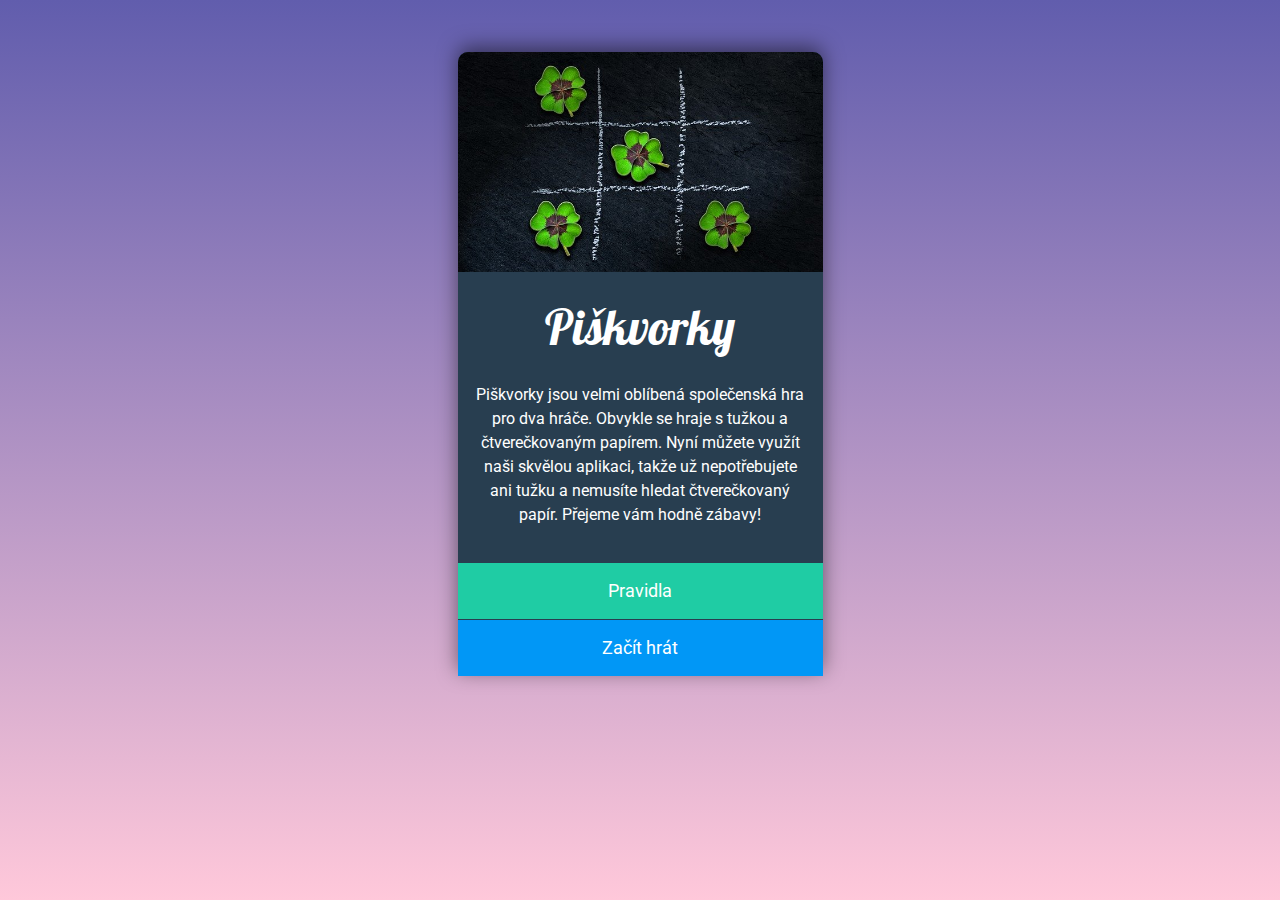
<file: index.html>
<!DOCTYPE html>
<html lang="cs">
  <head>
    <meta charset="UTF-8" />
    <meta http-equiv="X-UA-Compatible" content="IE=edge" />
    <meta name="viewport" content="width=device-width, initial-scale=1.0" />
    <title>Piškvorky</title>
    <link rel="stylesheet" type="text/css" href="styly.css" />
    <link rel="preconnect" href="https://fonts.gstatic.com" />
    <link
      href="https://fonts.googleapis.com/css2?family=Lobster&family=Roboto&display=swap"
      rel="stylesheet"
    />
  </head>
  <body>
    <main class="piskvorky">
      <section class="hlavicka">
        <img
          class="hlavicka__obrazek"
          src="uvodni.jpg"
          alt="Čtyřlístky na černém pozadí"
        />
      </section>

      <section class="informace">
        <h1 class="informace__nadpis">Piškvorky</h1>

        <p class="informace__text">
          Piškvorky jsou velmi oblíbená společenská hra pro dva hráče. Obvykle
          se hraje s tužkou a čtverečkovaným papírem. Nyní můžete využít naši
          skvělou aplikaci, takže už nepotřebujete ani tužku a nemusíte hledat
          čtverečkovaný papír. Přejeme vám hodně zábavy!
        </p>
      </section>

      <section class="piskvorky__tlacitko">
        <a class="piskvorky__tlacitko--zelene" href="pravidla.html">Pravidla</a>
        <a class="piskvorky__tlacitko--modre" href="hra.html">Začít hrát</a>
      </section>
    </main>
  </body>
</html>
</file>
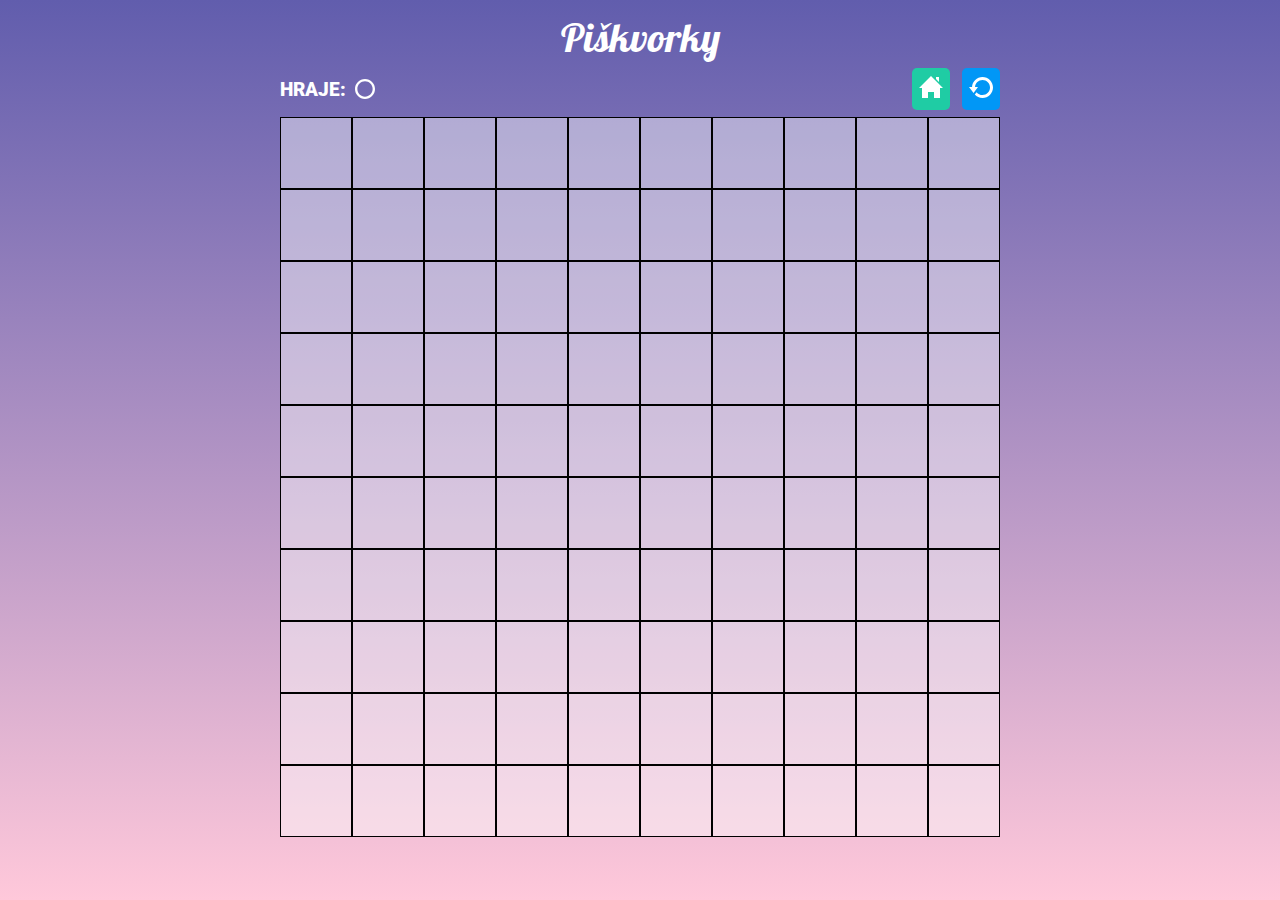
<file: hra.html>
<!DOCTYPE html>
<html lang="cs">
  <head>
    <meta charset="UTF-8" />
    <meta http-equiv="X-UA-Compatible" content="IE=edge" />
    <meta name="viewport" content="width=device-width, initial-scale=1.0" />
    <title>Hra</title>
    <link rel="stylesheet" type="text/css" href="styly.css" />
    <link rel="preconnect" href="https://fonts.gstatic.com" />
    <link
      href="https://fonts.googleapis.com/css2?family=Lobster&family=Roboto&display=swap"
      rel="stylesheet"
    />
  </head>
  <body>
    <main class="hra">
      <section class="hlavicka">
        <h1 class="hlavicka__nadpis">Piškvorky</h1>
        <section class="hlavicka__detail">
          <div class="hrac">
            <p class="hrac__text">HRAJE:</p>
            <img
              class="hrac__symbol"
              src="circle.svg"
              alt="symbol hráče na tahu"
            />
          </div>
          <div class="hra__tlacitko">
            <a class="hra__tlacitko--zelene" href="index.html"
              ><img src="home.svg" alt="Tlačítko domů"
            /></a>
            <a class="hra__tlacitko--modre" href="hra.html"
              ><img src="restart.svg" alt="Tlačítko pro novou hru"
            /></a>
          </div>
        </section>
      </section>
      <section class="herni-pole">
        <button class="btn btn--empty"></button
        ><button class="btn btn--empty"></button
        ><button class="btn btn--empty"></button
        ><button class="btn btn--empty"></button
        ><button class="btn btn--empty"></button
        ><button class="btn btn--empty"></button
        ><button class="btn btn--empty"></button
        ><button class="btn btn--empty"></button
        ><button class="btn btn--empty"></button
        ><button class="btn btn--empty"></button
        ><button class="btn btn--empty"></button
        ><button class="btn btn--empty"></button
        ><button class="btn btn--empty"></button
        ><button class="btn btn--empty"></button
        ><button class="btn btn--empty"></button
        ><button class="btn btn--empty"></button
        ><button class="btn btn--empty"></button
        ><button class="btn btn--empty"></button
        ><button class="btn btn--empty"></button
        ><button class="btn btn--empty"></button
        ><button class="btn btn--empty"></button
        ><button class="btn btn--empty"></button
        ><button class="btn btn--empty"></button
        ><button class="btn btn--empty"></button
        ><button class="btn btn--empty"></button
        ><button class="btn btn--empty"></button
        ><button class="btn btn--empty"></button
        ><button class="btn btn--empty"></button
        ><button class="btn btn--empty"></button
        ><button class="btn btn--empty"></button
        ><button class="btn btn--empty"></button
        ><button class="btn btn--empty"></button
        ><button class="btn btn--empty"></button
        ><button class="btn btn--empty"></button
        ><button class="btn btn--empty"></button
        ><button class="btn btn--empty"></button
        ><button class="btn btn--empty"></button
        ><button class="btn btn--empty"></button
        ><button class="btn btn--empty"></button
        ><button class="btn btn--empty"></button
        ><button class="btn btn--empty"></button
        ><button class="btn btn--empty"></button
        ><button class="btn btn--empty"></button
        ><button class="btn btn--empty"></button
        ><button class="btn btn--empty"></button
        ><button class="btn btn--empty"></button
        ><button class="btn btn--empty"></button
        ><button class="btn btn--empty"></button
        ><button class="btn btn--empty"></button
        ><button class="btn btn--empty"></button
        ><button class="btn btn--empty"></button
        ><button class="btn btn--empty"></button
        ><button class="btn btn--empty"></button
        ><button class="btn btn--empty"></button
        ><button class="btn btn--empty"></button
        ><button class="btn btn--empty"></button
        ><button class="btn btn--empty"></button
        ><button class="btn btn--empty"></button
        ><button class="btn btn--empty"></button
        ><button class="btn btn--empty"></button
        ><button class="btn btn--empty"></button
        ><button class="btn btn--empty"></button
        ><button class="btn btn--empty"></button
        ><button class="btn btn--empty"></button
        ><button class="btn btn--empty"></button
        ><button class="btn btn--empty"></button
        ><button class="btn btn--empty"></button
        ><button class="btn btn--empty"></button
        ><button class="btn btn--empty"></button
        ><button class="btn btn--empty"></button
        ><button class="btn btn--empty"></button
        ><button class="btn btn--empty"></button
        ><button class="btn btn--empty"></button
        ><button class="btn btn--empty"></button
        ><button class="btn btn--empty"></button
        ><button class="btn btn--empty"></button
        ><button class="btn btn--empty"></button
        ><button class="btn btn--empty"></button
        ><button class="btn btn--empty"></button
        ><button class="btn btn--empty"></button
        ><button class="btn btn--empty"></button
        ><button class="btn btn--empty"></button
        ><button class="btn btn--empty"></button
        ><button class="btn btn--empty"></button
        ><button class="btn btn--empty"></button
        ><button class="btn btn--empty"></button
        ><button class="btn btn--empty"></button
        ><button class="btn btn--empty"></button
        ><button class="btn btn--empty"></button
        ><button class="btn btn--empty"></button
        ><button class="btn btn--empty"></button
        ><button class="btn btn--empty"></button
        ><button class="btn btn--empty"></button
        ><button class="btn btn--empty"></button
        ><button class="btn btn--empty"></button
        ><button class="btn btn--empty"></button
        ><button class="btn btn--empty"></button
        ><button class="btn btn--empty"></button
        ><button class="btn btn--empty"></button
        ><button class="btn btn--empty"></button>
      </section>
    </main>
    <script src="script.js"></script>
  </body>
</html>
</file>
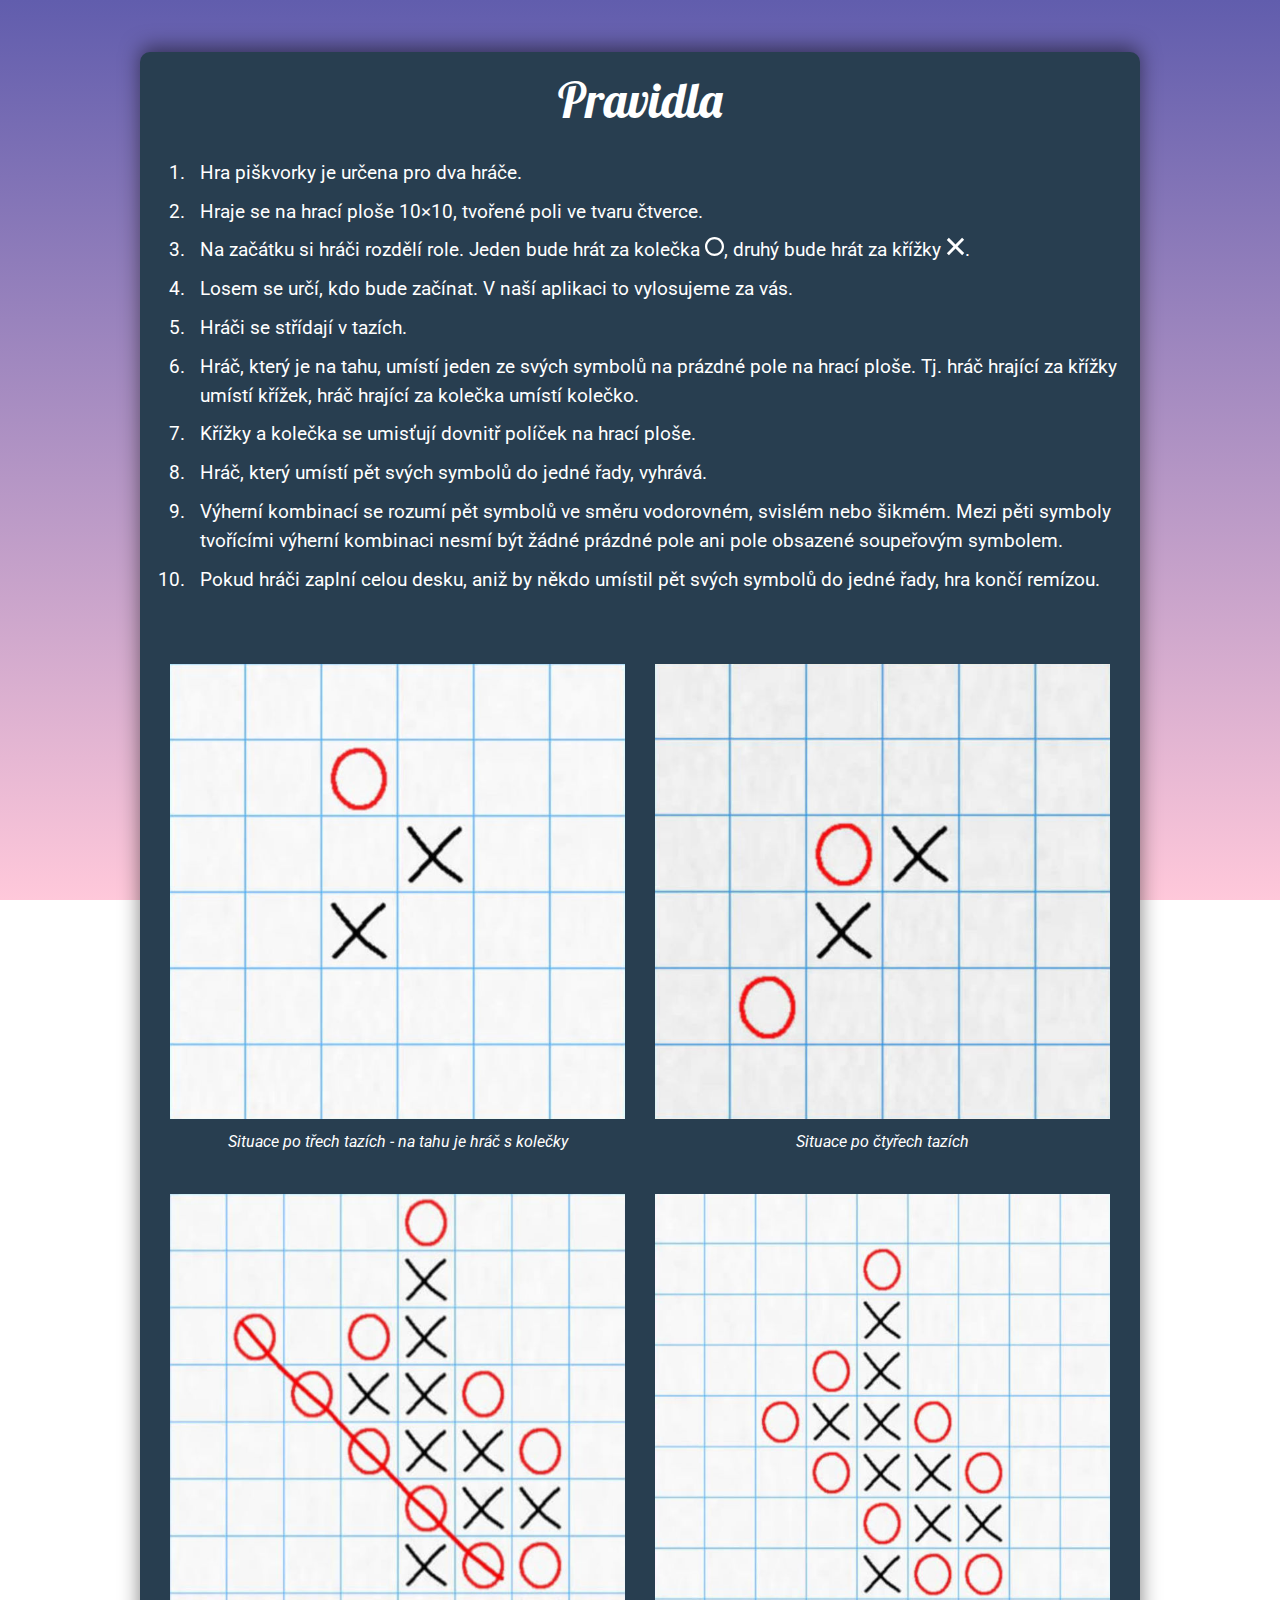
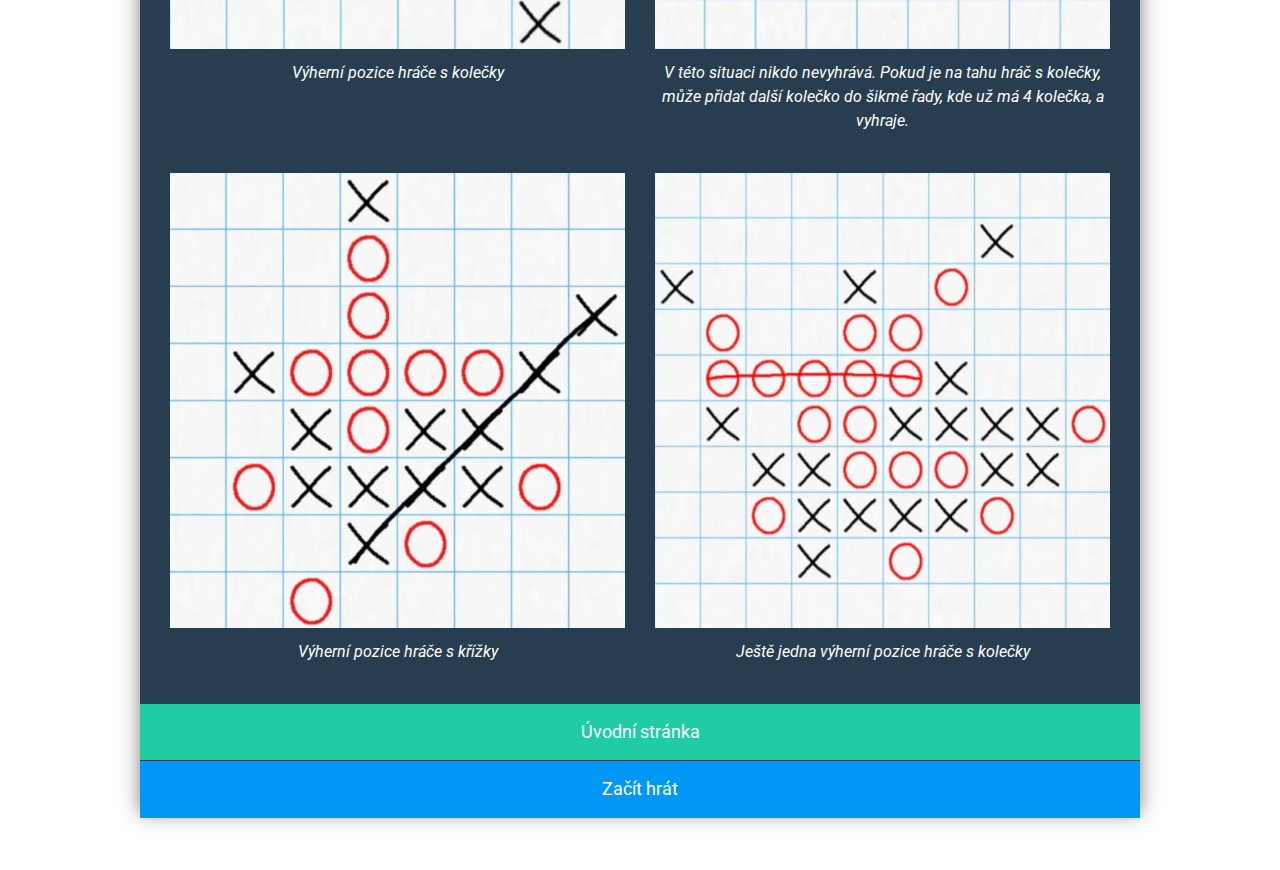
<file: pravidla.html>
<!DOCTYPE html>
<html lang="cs">
  <head>
    <meta charset="UTF-8" />
    <meta http-equiv="X-UA-Compatible" content="IE=edge" />
    <meta name="viewport" content="width=device-width, initial-scale=1.0" />
    <title>Pravidla</title>
    <link rel="stylesheet" type="text/css" href="styly.css" />
    <link rel="preconnect" href="https://fonts.gstatic.com" />
    <link
      href="https://fonts.googleapis.com/css2?family=Lobster&family=Roboto&display=swap"
      rel="stylesheet"
    />
  </head>
  <body>
    <main class="pravidla">
      <section class="prehled-pravidel">
        <h1 class="prehled-pravidel__nadpis">Pravidla</h1>
        <ol class="prehled-pravidel__text">
          <li>Hra piškvorky je určena pro dva hráče.</li>
          <li>Hraje se na hrací ploše 10×10, tvořené poli ve tvaru čtverce.</li>
          <li>
            Na začátku si hráči rozdělí role. Jeden bude hrát za kolečka
            <img
              class="prehled-pravidel__text--kolecko-bile"
              src="circle.svg"
              alt="kolečko"
            />, druhý bude hrát za křížky
            <img
              class="prehled-pravidel__text--krizek-bily"
              src="cross.svg"
              alt="křížek"
            />.
          </li>
          <li>
            Losem se určí, kdo bude začínat. V naší aplikaci to vylosujeme za
            vás.
          </li>
          <li>Hráči se střídají v tazích.</li>
          <li>
            Hráč, který je na tahu, umístí jeden ze svých symbolů na prázdné
            pole na hrací ploše. Tj. hráč hrající za křížky umístí křížek, hráč
            hrající za kolečka umístí kolečko.
          </li>
          <li>Křížky a kolečka se umisťují dovnitř políček na hrací ploše.</li>
          <li>Hráč, který umístí pět svých symbolů do jedné řady, vyhrává.</li>
          <li>
            Výherní kombinací se rozumí pět symbolů ve směru vodorovném, svislém
            nebo šikmém. Mezi pěti symboly tvořícími výherní kombinaci nesmí být
            žádné prázdné pole ani pole obsazené soupeřovým symbolem.
          </li>
          <li>
            Pokud hráči zaplní celou desku, aniž by někdo umístil pět svých
            symbolů do jedné řady, hra končí remízou.
          </li>
        </ol>
      </section>
      <section class="ukazky-ze-hry">
        <figure class="priklad">
          <img
            class="priklad__obrazek"
            src="instructions-01.jpg"
            alt="Dva křížky a jedno kolečko"
          />
          <figcaption class="priklad__text">
            Situace po třech tazích - na tahu je hráč s&nbsp;kolečky
          </figcaption>
        </figure>
        <figure class="priklad">
          <img
            class="priklad__obrazek"
            src="instructions-02.jpg"
            alt="Dva křížky a dvě kolečka"
          />
          <figcaption class="priklad__text">
            Situace po čtyřech tazích
          </figcaption>
        </figure>
        <figure class="priklad">
          <img
            class="priklad__obrazek"
            src="instructions-03.jpg"
            alt="Pět koleček v řadě"
          />
          <figcaption class="priklad__text">
            Výherní pozice hráče s&nbsp;kolečky
          </figcaption>
        </figure>
        <figure class="priklad">
          <img
            class="priklad__obrazek"
            src="instructions-04.jpg"
            alt="Rozehraná hra Piškvorky"
          />
          <figcaption class="priklad__text">
            V této situaci nikdo nevyhrává. Pokud je na tahu hráč s kolečky,
            může přidat další kolečko do šikmé řady, kde už má 4 kolečka, a
            vyhraje.
          </figcaption>
        </figure>
        <figure class="priklad">
          <img
            class="priklad__obrazek"
            src="instructions-05.jpg"
            alt="Pět křížků v řadě"
          />
          <figcaption class="priklad__text">
            Výherní pozice hráče s&nbsp;křížky
          </figcaption>
        </figure>
        <figure class="priklad">
          <img
            class="priklad__obrazek"
            src="instructions-06.jpg"
            alt="Pět koleček v řadě"
          />
          <figcaption class="priklad__text">
            Ještě jedna výherní pozice hráče s&nbsp;kolečky
          </figcaption>
        </figure>
      </section>
      <section class="piskvorky__tlacitko">
        <a class="piskvorky__tlacitko--zelene" href="index.html"
          >Úvodní stránka</a
        >
        <a class="piskvorky__tlacitko--modre" href="hra.html">Začít hrát</a>
      </section>
    </main>
  </body>
</html>
</file>
<file: styly.css>
html {
  box-sizing: border-box;
}
*,
::after,
::before {
  box-sizing: inherit;
}

/* Pozadí všech stránek: */
body {
  margin: 0;
  padding: 0;
  background: linear-gradient(#615dad, #ffc8da);
  background-repeat: no-repeat;
  background-attachment: fixed;
  display: flex;
  justify-content: center;
}

/* Úvodní stránka: Piškvorky */
.piskvorky {
  width: 365px;
  background-color: #283e50;
  border-radius: 10px 10px 0 0;
  margin: 3.25rem;
  box-shadow: 0 -5px 20px rgba(0, 0, 0, 0.5);
  color: #ffffff;
  font-family: 'Roboto', sans-serif;
  text-align: center;
  font-size: 1rem;
  line-height: 1.5;
  padding: 0;
}

.hlavicka__obrazek {
  width: 365px;
  height: 220px;
  border-radius: 10px 10px 0 0;
}

.informace {
  margin: 0;
  padding: 1.25rem 0.938rem;
}

.informace__nadpis {
  margin: 0;
  padding-bottom: 0.625rem;
  font-family: 'Lobster', cursive;
  font-weight: normal;
  font-size: 3rem;
  line-height: 1.2;
}

.piskvorky__tlacitko a {
  text-decoration: none;
  color: #ffffff;
  display: block;
  text-align: center;
  padding: 0.938rem 0;
  font-size: 1.1rem;
}

.piskvorky__tlacitko--zelene {
  background-color: #1fcca4;
  border-bottom: 1px solid #283e50;
}

.piskvorky__tlacitko--zelene:hover,
.piskvorky__tlacitko--zelene:focus {
  background-color: #1cbb96;
}

.piskvorky__tlacitko--modre {
  background-color: #0197f6;
}

.piskvorky__tlacitko--modre:hover,
.piskvorky__tlacitko--modre:focus {
  background-color: #0090e9;
}

/* Stránka s pravidly: */
/* mobile first: úzká obrazovka / mobilní zařízení */
.pravidla {
  max-width: 800px;
  background-color: #283e50;
  border-radius: 10px 10px 0 0;
  margin: 3.25rem;
  box-shadow: 0 -5px 20px rgba(0, 0, 0, 0.5);
  color: #ffffff;
  font-family: 'Roboto', sans-serif;
  text-align: left;
  font-size: 1rem;
  line-height: 1.5;
}

.prehled-pravidel {
  margin-top: 0.625rem;
  padding: 0.625rem;
}

.prehled-pravidel__nadpis {
  margin: 0;
  padding-bottom: 0.625rem;
  font-family: 'Lobster', cursive;
  font-weight: normal;
  text-align: center;
  font-size: 2.5rem;
  line-height: 1.2;
}

.prehled-pravidel__text li {
  padding: 0 0 0.625rem 0.625rem;
}

.prehled-pravidel__text--kolecko-bile,
.prehled-pravidel__text--krizek-bily {
  width: 1em;
  height: 1em;
  filter: invert(100%);
}

.ukazky-ze-hry {
  padding: 0;
}

.priklad {
  font-size: 1rem;
  text-align: center;
  margin-bottom: 2.5rem;
}

.priklad__obrazek {
  width: 100%;
}

.priklad__text {
  font-style: italic;
  padding-top: 0.3rem;
}

/* široká obrazovka / tablet */
@media only screen and (min-width: 600px) {
  .pravidla {
    font-size: 1.2rem;
  }
  .prehled-pravidel__nadpis {
    font-size: 3rem;
  }
  .prehled-pravidel {
    padding: 1rem 1.5rem, 1rem 1rem;
  }
  .ukazky-ze-hry {
    padding: 1.875rem 1.875rem 0 1.875rem;
    display: flex;
    flex-wrap: wrap;
    justify-content: space-between;
  }
  .priklad {
    margin: 0;
    padding-bottom: 2.5rem;
    width: calc((100% - 1.875rem) / 2);
  }
}

/* ultra široká obrazovka / PC */
@media only screen and (min-width: 1200px) {
  .pravidla {
    max-width: 1000px;
  }
}

/* Stránka hra: */
.hra {
  max-width: 80vmin;
  margin: 1% 0;
  color: #ffffff;
  font-family: 'Roboto', sans-serif;
}

.hlavicka__nadpis {
  margin: 0;
  padding: 0;
  font-family: 'Lobster', cursive;
  font-weight: normal;
  text-align: center;
  font-size: 2.5rem;
  line-height: 1.2;
}

.hlavicka__detail {
  display: flex;
  justify-content: space-between;
  margin: 1% 0;
}

.hrac {
  display: flex;
  align-items: center;
  margin: 0;
  width: calc(((100% - 1rem) / 3) * 2);
}

.hrac__text {
  margin: 0;
  font-size: 1.2rem;
  font-weight: 900;
  margin-right: 2%;
}

.hrac__symbol {
  display: block;
  width: 1.2rem;
  height: 1.2rem;
  filter: invert(100%);
}

.hra__tlacitko {
  display: flex;
  justify-content: flex-end;
  align-items: center;
  width: calc((100% - 1rem) / 3);
}

.hra__tlacitko a {
  display: block;
  padding: 3%;
  border-radius: 5px;
}

.hra__tlacitko--zelene img,
.hra__tlacitko--modre img {
  width: 100%;
}

.hra__tlacitko--zelene {
  background-color: #1fcca4;
  margin-right: 5%;
}

.hra__tlacitko--zelene:hover,
.hra__tlacitko--zelene:focus {
  background-color: #1cbb96;
}

.hra__tlacitko--modre {
  background-color: #0197f6;
}

.hra__tlacitko--modre:hover,
.hra__tlacitko--modre:focus {
  background-color: #0090e9;
}

.herni-pole {
  border: none;
  display: flex;
  flex-wrap: wrap;
  padding: 0;
  width: 80vmin;
  height: 80vmin;
  background: rgba(255, 255, 255, 0.3);
}

button {
  padding: 0;
  margin: 0;
  width: calc(100% / 10);
  height: calc(100% / 10);
  border: 1px solid black;
  background: rgba(255, 255, 255, 0.2);
  cursor: pointer;
  overflow: visible;
  background-size: 0;
  transition: ease-in 0.15s background-size;
}

button:hover,
button:focus-within,
button:active {
  background: rgba(255, 255, 255, 0.5);
}

.button--circle {
  background-image: url(circle.svg);
  background-repeat: no-repeat;
  background-position: center;
  background-size: 70%;
  background-origin: border-box;
}

.button--cross {
  background-image: url(cross.svg);
  background-repeat: no-repeat;
  background-position: center;
  background-size: 70%;
}

.button--circle:hover,
.button--circle:focus-within,
.button--circle:active {
  background: rgba(255, 255, 255, 0.5);
  background-image: url(circle.svg);
  background-repeat: no-repeat;
  background-position: center;
  background-size: 70%;
  background-origin: border-box;
}

.button--cross:hover,
.button--cross:focus-within,
.button--cross:active {
  background: rgba(255, 255, 255, 0.5);
  background-image: url(cross.svg);
  background-repeat: no-repeat;
  background-position: center;
  background-size: 70%;
}
</file>
